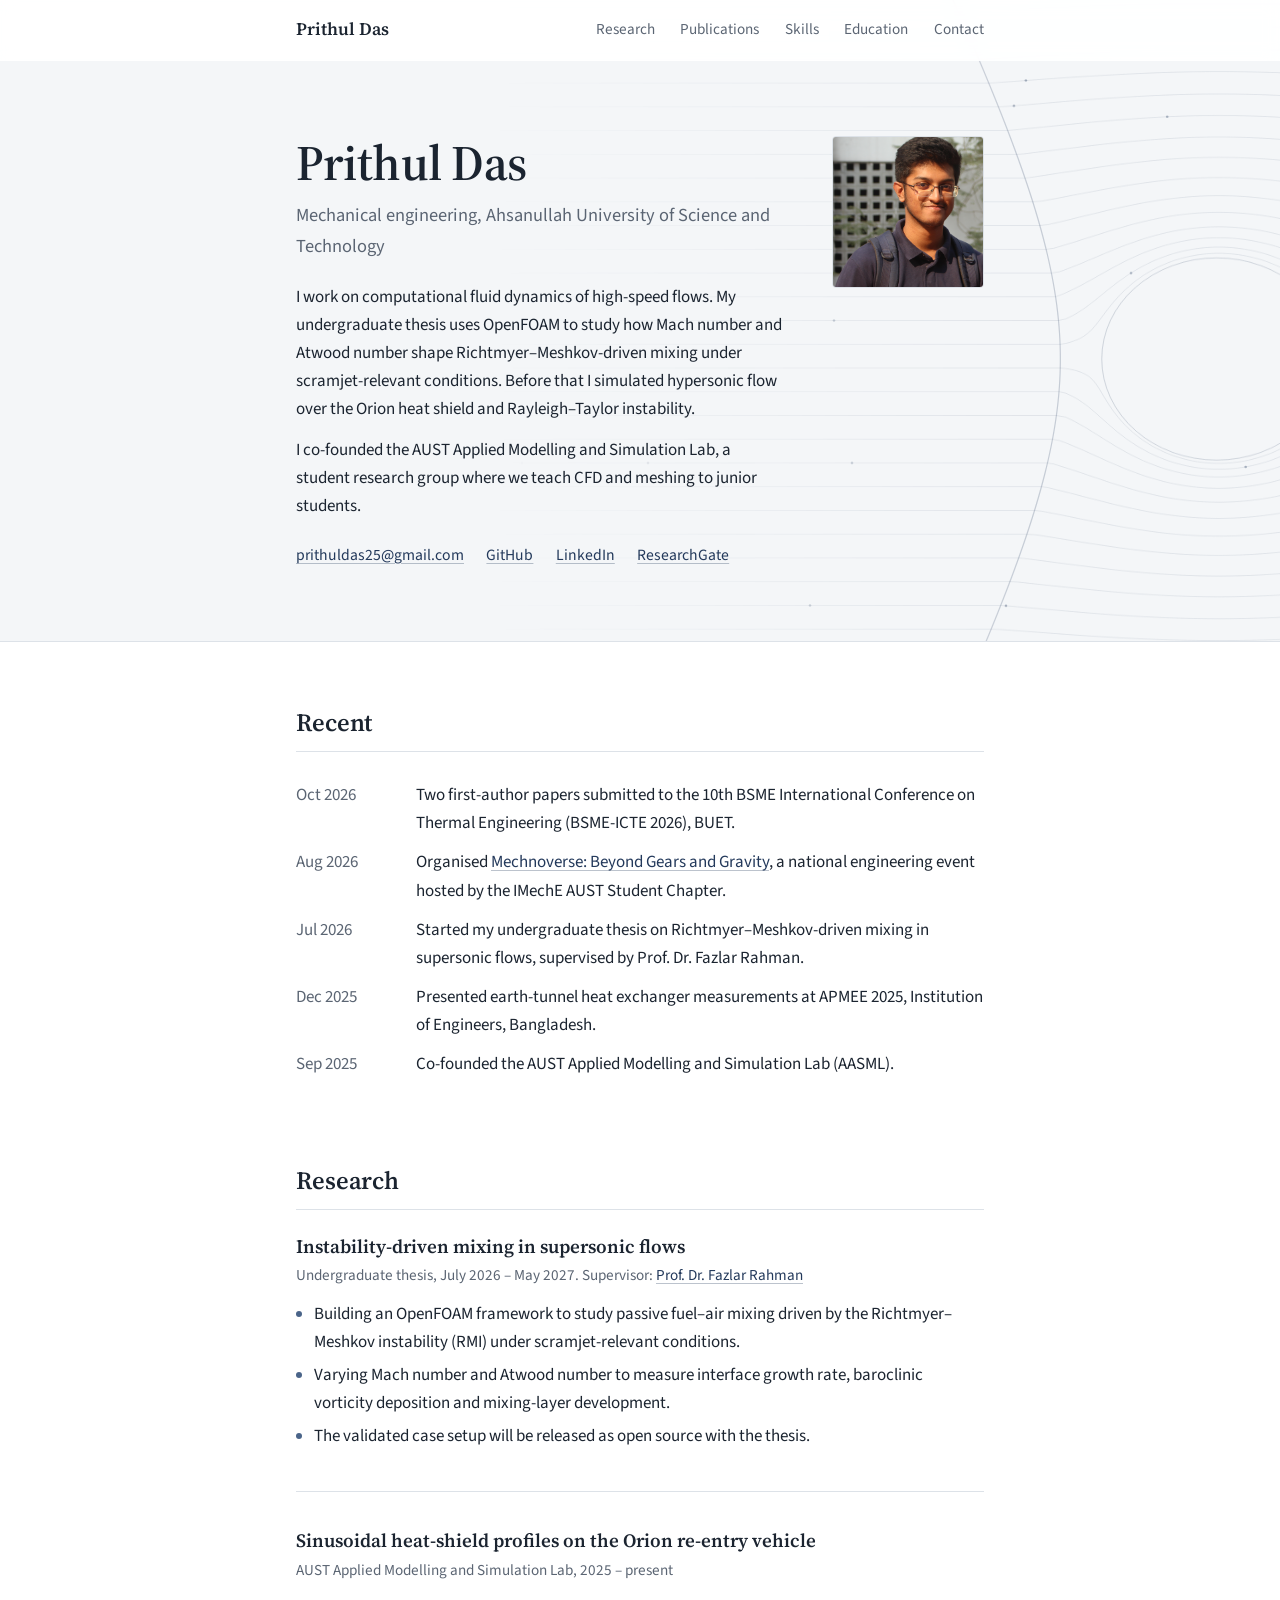
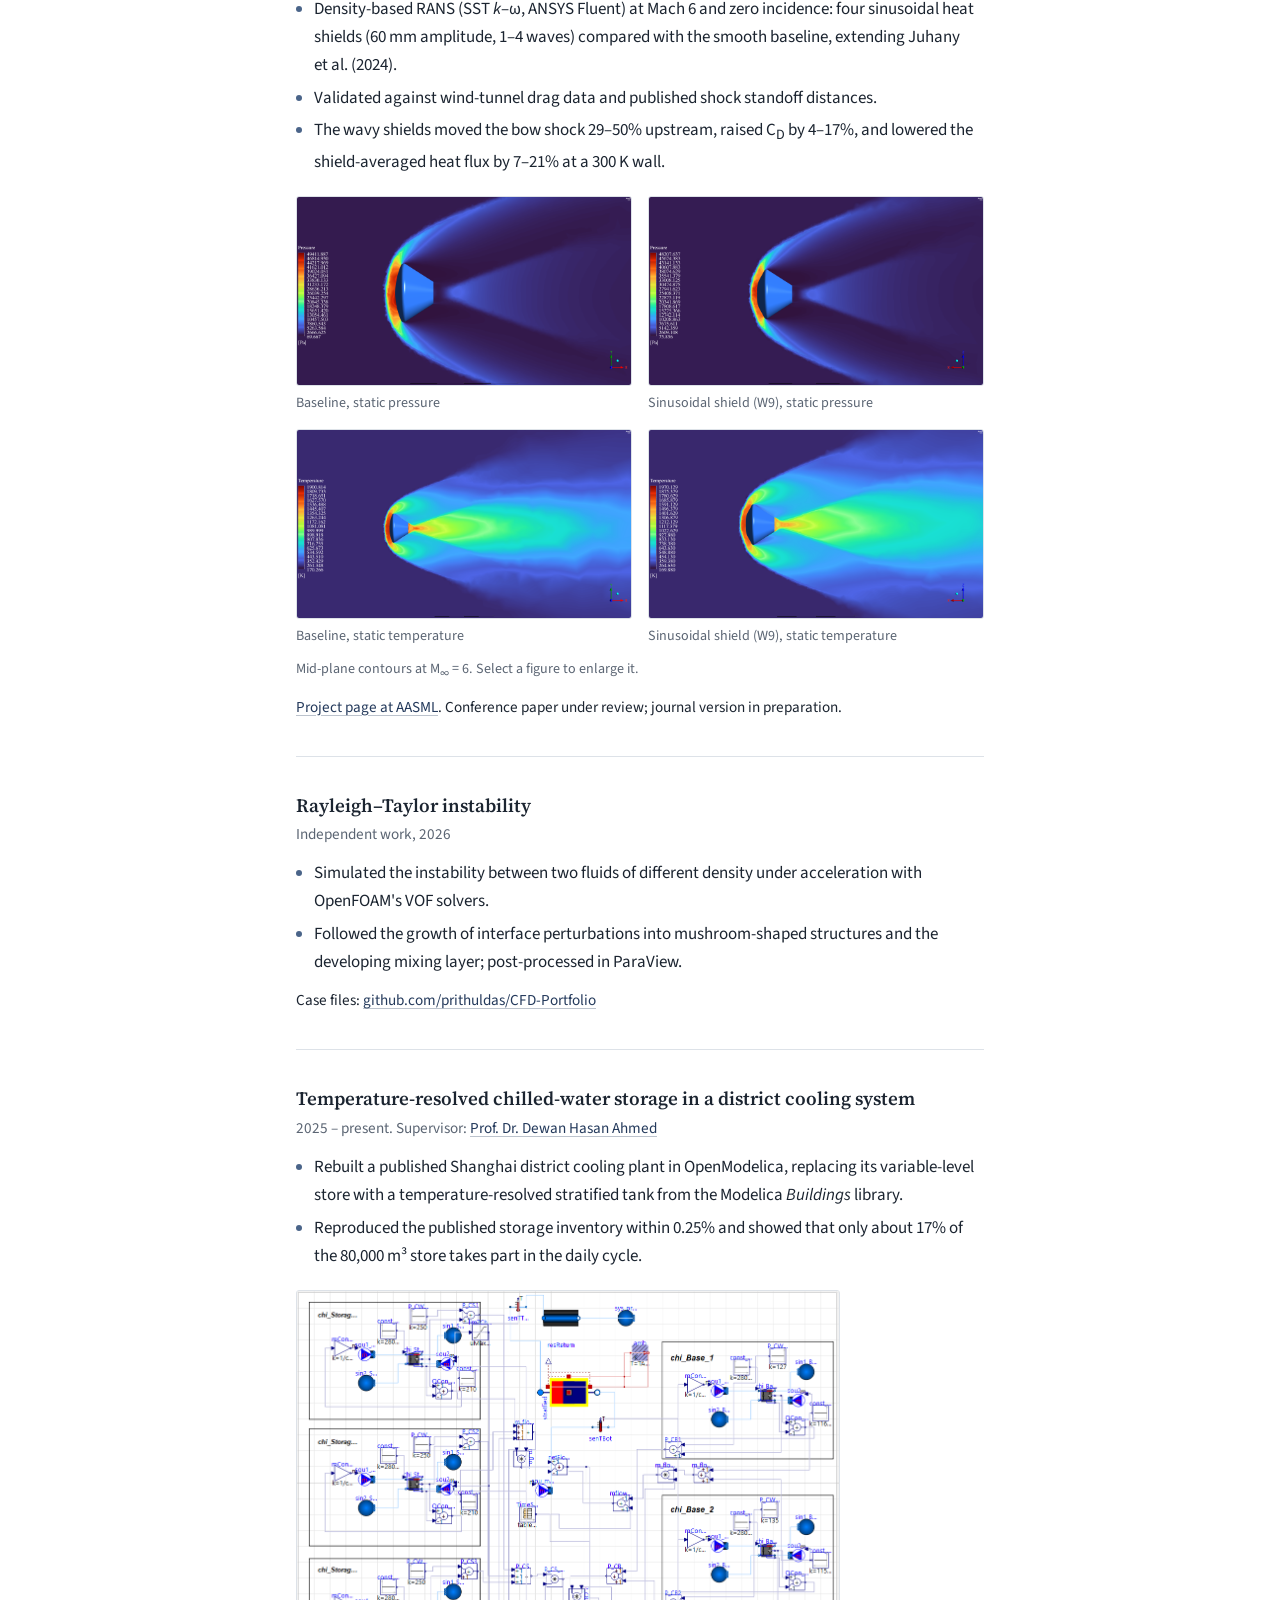
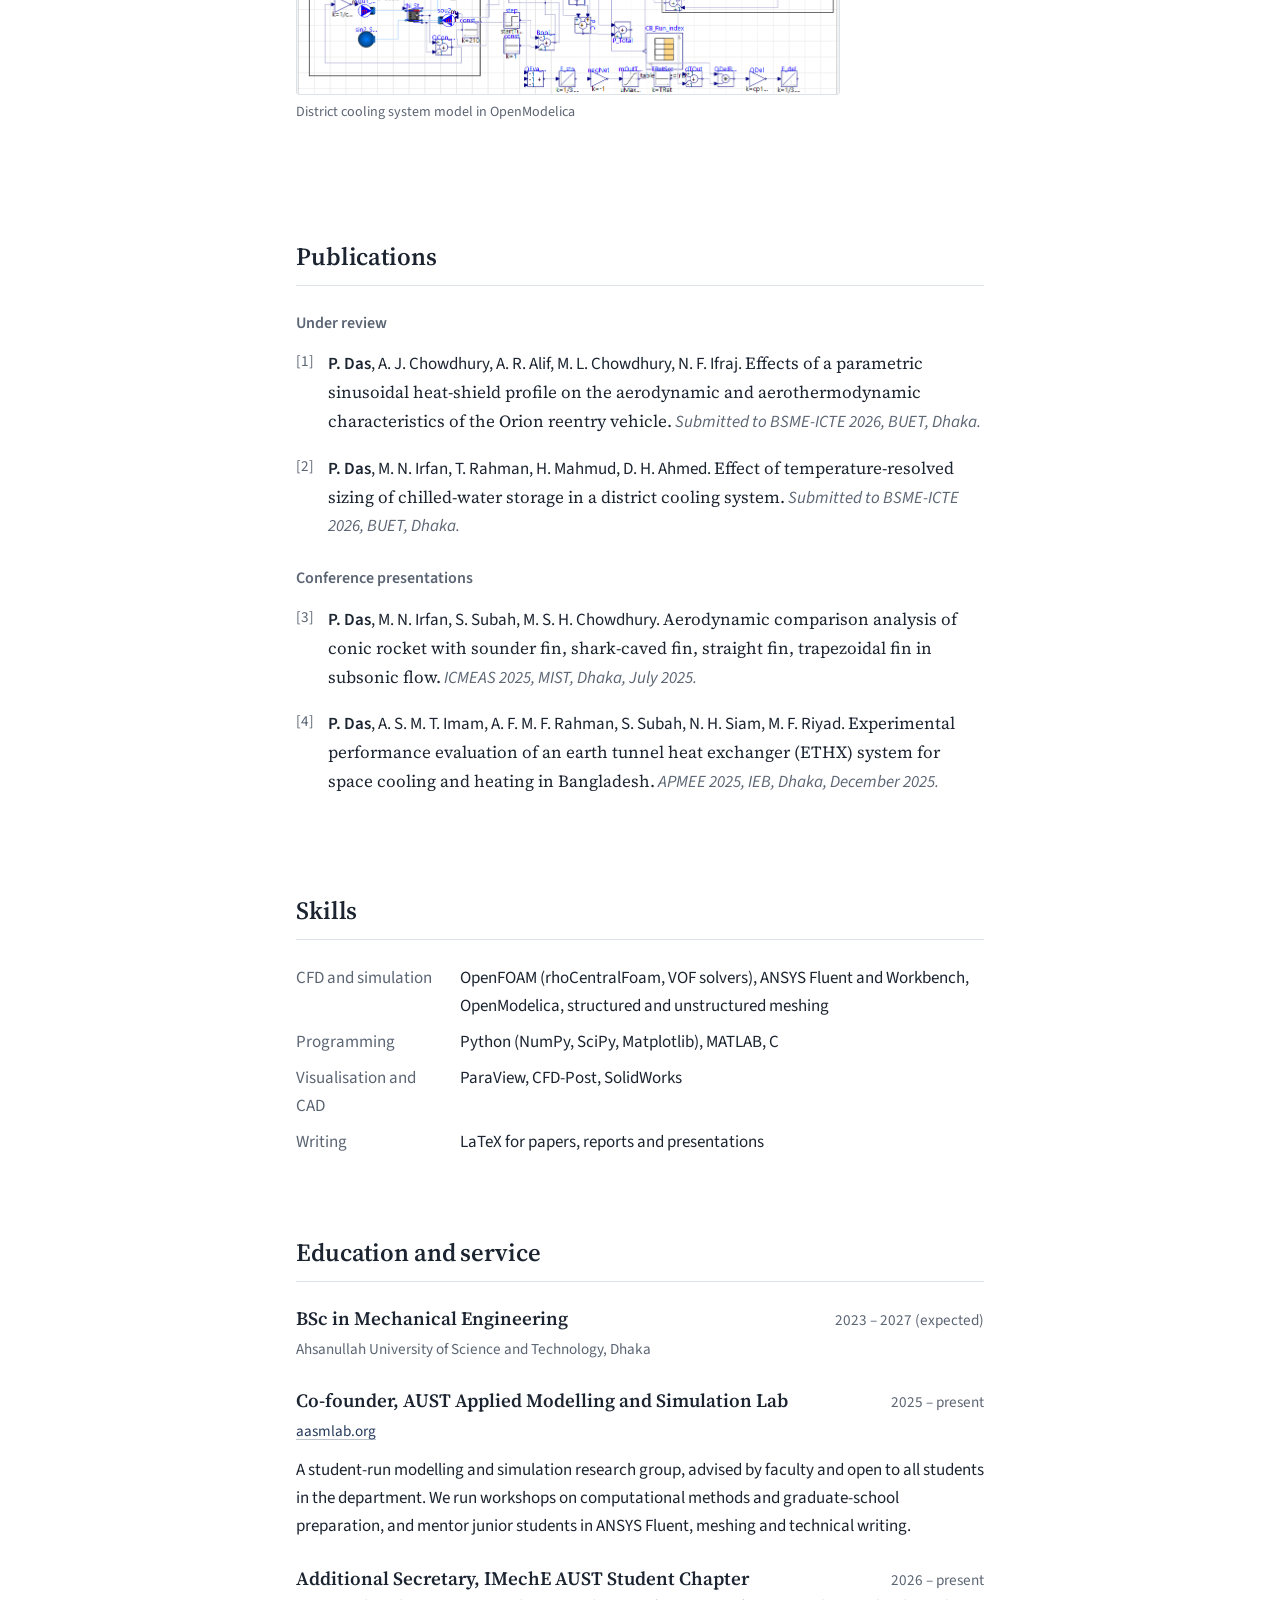
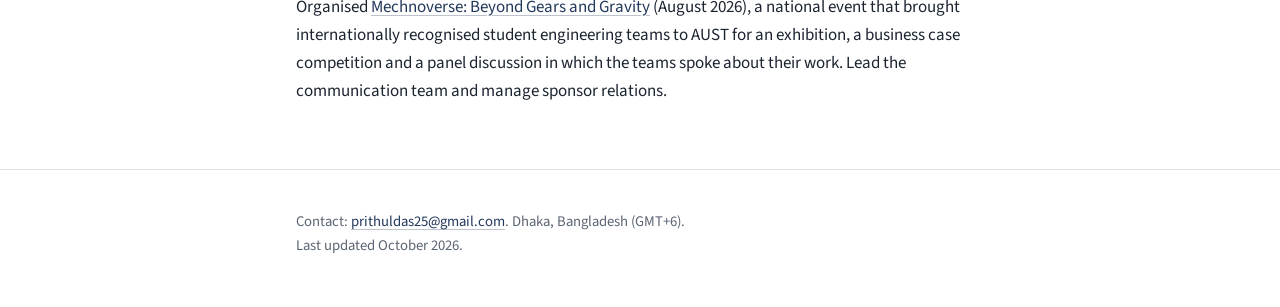
<file: index.html>
<!DOCTYPE html>
<html lang="en">
<head>
<meta charset="UTF-8">
<meta name="viewport" content="width=device-width, initial-scale=1.0">
<meta name="description" content="Prithul Das, mechanical engineering undergraduate at AUST working on computational fluid dynamics of high-speed flows: shock-driven mixing, Richtmyer–Meshkov and Rayleigh–Taylor instabilities, and hypersonic aerothermodynamics.">
<title>Prithul Das · Computational fluid dynamics</title>

<!-- Favicon: the Greek letter phi, drawn as vector shapes (ellipse + vertical stroke)
     on an Oxford-blue tile. Colours: tile %2323395b (= #23395b), letter white. -->
<link rel="icon" type="image/svg+xml" href="data:image/svg+xml,%3Csvg xmlns='http://www.w3.org/2000/svg' viewBox='0 0 64 64'%3E%3Crect width='64' height='64' rx='14' fill='%2323395b'/%3E%3Cellipse cx='32' cy='33' rx='15' ry='12' fill='none' stroke='white' stroke-width='5'/%3E%3Cline x1='32' y1='9' x2='32' y2='56' stroke='white' stroke-width='5' stroke-linecap='round'/%3E%3C/svg%3E">

<link rel="preconnect" href="https://fonts.googleapis.com">
<link rel="preconnect" href="https://fonts.gstatic.com" crossorigin>
<link href="https://fonts.googleapis.com/css2?family=Source+Serif+4:ital,opsz,wght@0,8..60,400;0,8..60,600;1,8..60,400&family=Source+Sans+3:wght@400;500;600&display=swap" rel="stylesheet">

<style>
  :root {
    --paper: #ffffff;
    --wash: #f4f6f8;      /* hero and figure backgrounds */
    --ink: #1b2430;       /* body text, blue-black */
    --muted: #5b6573;     /* secondary text */
    --rule: #dde2e8;      /* hairlines */
    --accent: #23395b;    /* Oxford blue: links, shock line */
    --accent-soft: #4a6489;

    --serif: 'Source Serif 4', Georgia, 'Times New Roman', serif;
    --sans: 'Source Sans 3', system-ui, -apple-system, 'Segoe UI', sans-serif;
    --measure: 46rem;
  }

  *, *::before, *::after { box-sizing: border-box; margin: 0; padding: 0; }
  html { scroll-behavior: smooth; scroll-padding-top: 4.5rem; }
  body {
    font-family: var(--sans); font-size: 1.0625rem; line-height: 1.65;
    color: var(--ink); background: var(--paper);
    -webkit-font-smoothing: antialiased;
  }
  a { color: var(--accent); text-decoration: underline; text-decoration-color: rgba(35,57,91,0.3); text-underline-offset: 3px; transition: text-decoration-color .2s; }
  a:hover { text-decoration-color: var(--accent); }
  a:focus-visible, button:focus-visible { outline: 2px solid var(--accent); outline-offset: 3px; border-radius: 2px; }
  ::selection { background: #d6dfeb; }

  .wrap { max-width: var(--measure); margin: 0 auto; padding: 0 1.5rem; }

  /* ── Navigation ───────────────────────────────────────── */
  nav {
    position: fixed; top: 0; left: 0; right: 0; z-index: 50;
    background: rgba(255,255,255,0.92); backdrop-filter: blur(8px);
    border-bottom: 1px solid transparent; transition: border-color .3s;
  }
  nav.scrolled { border-bottom-color: var(--rule); }
  .nav-inner { display: flex; justify-content: space-between; align-items: center; height: 3.75rem; }
  .nav-name { font-family: var(--serif); font-size: 1.1rem; font-weight: 600; color: var(--ink); text-decoration: none; }
  .nav-links { display: flex; gap: 1.6rem; }
  .nav-links a { font-size: 0.95rem; color: var(--muted); text-decoration: none; }
  .nav-links a:hover { color: var(--ink); }

  /* ── Hero ─────────────────────────────────────────────── */
  .hero {
    position: relative; overflow: hidden;
    background: var(--wash); border-bottom: 1px solid var(--rule);
    padding: 8.5rem 0 4.5rem;
  }
  #flow {
    position: absolute; inset: 0; width: 100%; height: 100%; pointer-events: none;
    -webkit-mask-image: linear-gradient(90deg, transparent 38%, #000 80%);
    mask-image: linear-gradient(90deg, transparent 38%, #000 80%);
  }
  .hero .wrap { position: relative; }
  .hero-grid { display: grid; grid-template-columns: 1fr; gap: 2rem; align-items: start; }
  @media (min-width: 720px) { .hero-grid { grid-template-columns: 1fr 9.5rem; gap: 3rem; } }
  .hero h1 {
    font-family: var(--serif); font-weight: 600; font-size: clamp(2.3rem, 5vw, 3.1rem);
    line-height: 1.1; letter-spacing: -0.01em; margin-bottom: 0.6rem;
  }
  .role { font-size: 1.15rem; color: var(--muted); margin-bottom: 1.4rem; }
  .bio { max-width: 34rem; margin-bottom: 1.4rem; }
  .bio p + p { margin-top: 0.8rem; }
  .status {
    display: inline-block; font-size: 0.95rem; color: var(--accent);
    border-left: 2px solid var(--accent); padding: 0.1rem 0 0.1rem 0.75rem; margin-bottom: 1.6rem;
  }
  .links { display: flex; flex-wrap: wrap; gap: 0.4rem 1.4rem; font-size: 0.98rem; }

  /* Portrait. object-position slides the photo inside the square:
     the second value controls up/down. 50% is centred (the old position);
     smaller values drag the photo DOWN (more space above your head),
     larger values drag it UP. */
  .portrait img {
    width: 9.5rem; height: 9.5rem; object-fit: cover; display: block;
    object-position: 50% 20%;
    border-radius: 4px; border: 1px solid var(--rule); background: #e9edf1;
  }
  @media (max-width: 719px) { .portrait { order: -1; } .portrait img { width: 7rem; height: 7rem; } }

  /* ── Sections ─────────────────────────────────────────── */
  main section { padding: 3.75rem 0 1rem; }
  h2 {
    font-family: var(--serif); font-weight: 600; font-size: 1.55rem; letter-spacing: -0.005em;
    padding-bottom: 0.5rem; margin-bottom: 1.5rem; border-bottom: 1px solid var(--rule);
  }
  h3 { font-family: var(--serif); font-weight: 600; font-size: 1.18rem; line-height: 1.35; }
  .meta { color: var(--muted); font-size: 0.95rem; margin: 0.25rem 0 0.75rem; }

  .news { list-style: none; }
  .news li { display: grid; grid-template-columns: 6.5rem 1fr; gap: 1rem; padding: 0.35rem 0; }
  .news time { color: var(--muted); font-variant-numeric: tabular-nums; }
  @media (max-width: 520px) { .news li { grid-template-columns: 1fr; gap: 0; } }

  .project { padding: 0 0 2.25rem; }
  .project + .project { padding-top: 2.25rem; border-top: 1px solid var(--rule); }
  .project ul { padding-left: 1.15rem; }
  .project li { margin: 0.3rem 0; }
  .project li::marker { color: var(--accent-soft); }
  .project .more { margin-top: 0.75rem; font-size: 0.95rem; }

  figure { margin: 0; }
  .figs { display: grid; grid-template-columns: 1fr; gap: 0.9rem 1rem; margin-top: 1.25rem; }
  @media (min-width: 600px) { .figs { grid-template-columns: 1fr 1fr; } }
  .figs img, .single-fig img {
    width: 100%; height: auto; display: block; background: var(--wash);
    border: 1px solid var(--rule); border-radius: 3px; cursor: zoom-in;
  }
  figcaption { font-size: 0.88rem; color: var(--muted); margin-top: 0.35rem; }
  .fig-note { font-size: 0.88rem; color: var(--muted); margin-top: 0.6rem; }
  .single-fig { margin-top: 1.25rem; max-width: 34rem; }
  .img-missing { display: none !important; }
  .video-fig video { width: 100%; height: auto; display: block; background: var(--wash); border: 1px solid var(--rule); border-radius: 3px; }

  .pubs { list-style: none; counter-reset: pub; }
  .pubs li { position: relative; padding-left: 2rem; margin-bottom: 1.1rem; }
  .pubs li::before { counter-increment: pub; content: "[" counter(pub) "]"; position: absolute; left: 0; color: var(--muted); font-size: 0.95rem; }
  .pub-title { font-family: var(--serif); font-weight: 400; }
  .pub-venue { font-style: italic; color: var(--muted); }
  .pub-group { font-size: 1rem; font-weight: 600; color: var(--muted); margin: 1.6rem 0 0.8rem; }
  .pub-group:first-of-type { margin-top: 0; }
  .me { font-weight: 600; }

  .skills { display: grid; grid-template-columns: 9rem 1fr; gap: 0.5rem 1.25rem; }
  .skills dt { color: var(--muted); }
  @media (max-width: 520px) { .skills { grid-template-columns: 1fr; gap: 0; } .skills dd { margin-bottom: 0.6rem; } }

  .entry { display: flex; justify-content: space-between; gap: 1rem; flex-wrap: wrap; align-items: baseline; }
  .entry .when { color: var(--muted); font-size: 0.95rem; font-variant-numeric: tabular-nums; }
  .entry-block + .entry-block { margin-top: 1.6rem; }

  footer { margin-top: 3rem; padding: 2.5rem 0 3rem; border-top: 1px solid var(--rule); color: var(--muted); font-size: 0.92rem; }

  /* Single page-load moment: the hero text settles in once. */
  .hero-text > * { opacity: 0; transform: translateY(6px); animation: settle .7s ease-out forwards; }
  .hero-text > *:nth-child(2) { animation-delay: .06s; }
  .hero-text > *:nth-child(3) { animation-delay: .12s; }
  .hero-text > *:nth-child(4) { animation-delay: .18s; }
  .hero-text > *:nth-child(5) { animation-delay: .24s; }
  @keyframes settle { to { opacity: 1; transform: none; } }

  .lightbox { position: fixed; inset: 0; z-index: 100; display: none; align-items: center; justify-content: center; background: rgba(27,36,48,0.86); padding: 2rem; cursor: zoom-out; }
  .lightbox.open { display: flex; }
  .lightbox img { max-width: 100%; max-height: 100%; background: #fff; border-radius: 3px; }

  @media (max-width: 640px) { .nav-links { display: none; } .hero { padding-top: 6.5rem; } }
  @media (prefers-reduced-motion: reduce) {
    html { scroll-behavior: auto; }
    .hero-text > * { animation: none; opacity: 1; transform: none; }
  }
</style>
</head>
<body>

<nav id="nav">
  <div class="wrap nav-inner">
    <a class="nav-name" href="#top">Prithul Das</a>
    <div class="nav-links">
      <a href="#research">Research</a>
      <a href="#publications">Publications</a>
      <a href="#skills">Skills</a>
      <a href="#education">Education</a>
      <a href="#contact">Contact</a>
    </div>
  </div>
</nav>

<header class="hero" id="top">
  <canvas id="flow" aria-hidden="true"></canvas>
  <div class="wrap">
    <div class="hero-grid">
      <div class="hero-text">
        <h1>Prithul Das</h1>
        <p class="role">Mechanical engineering, Ahsanullah University of Science and Technology</p>
        <div class="bio">
          <p>I work on computational fluid dynamics of high-speed flows. My undergraduate thesis uses OpenFOAM to study how Mach number and Atwood number shape Richtmyer–Meshkov-driven mixing under scramjet-relevant conditions. Before that I simulated hypersonic flow over the Orion heat shield and Rayleigh–Taylor instability.</p>
          <p>I co-founded the AUST Applied Modelling and Simulation Lab, a student research group where we teach CFD and meshing to junior students.</p>
        </div>
        <p class="links">
          <a href="mailto:prithuldas25@gmail.com">prithuldas25@gmail.com</a>
          <a href="https://github.com/prithuldas" target="_blank" rel="noopener">GitHub</a>
          <a href="https://linkedin.com/in/prithuldas" target="_blank" rel="noopener">LinkedIn</a>
          <a href="https://www.researchgate.net/profile/Prithul-Das" target="_blank" rel="noopener">ResearchGate</a>
        </p>
      </div>
      <div class="portrait">
        <img src="196853.png" alt="Portrait of Prithul Das" onerror="this.style.display='none'">
      </div>
    </div>
  </div>
</header>

<main class="wrap">

  <section id="recent" aria-labelledby="recent-h">
    <h2 id="recent-h">Recent</h2>
    <ul class="news">
      <li><time>Oct 2026</time><span>Two first-author papers submitted to the 10th BSME International Conference on Thermal Engineering (BSME-ICTE 2026), BUET.</span></li>
      <li><time>Aug 2026</time><span>Organised <a href="https://www.facebook.com/share/p/1DuYH6hJbx/" target="_blank" rel="noopener">Mechnoverse: Beyond Gears and Gravity</a>, a national engineering event hosted by the IMechE AUST Student Chapter.</span></li>
      <li><time>Jul 2026</time><span>Started my undergraduate thesis on Richtmyer–Meshkov-driven mixing in supersonic flows, supervised by Prof. Dr. Fazlar Rahman.</span></li>
      <li><time>Dec 2025</time><span>Presented earth-tunnel heat exchanger measurements at APMEE 2025, Institution of Engineers, Bangladesh.</span></li>
      <li><time>Sep 2025</time><span>Co-founded the AUST Applied Modelling and Simulation Lab (AASML).</span></li>
    </ul>
  </section>

  <section id="research" aria-labelledby="research-h">
    <h2 id="research-h">Research</h2>

    <article class="project">
      <h3>Instability-driven mixing in supersonic flows</h3>
      <p class="meta">Undergraduate thesis, July 2026 – May 2027. Supervisor: <a href="https://www.aust.edu/mpe/faculty_member/dr_fazlar_rahman" target="_blank" rel="noopener">Prof. Dr. Fazlar Rahman</a></p>
      <ul>
        <li>Building an OpenFOAM framework to study passive fuel–air mixing driven by the Richtmyer–Meshkov instability (RMI) under scramjet-relevant conditions.</li>
        <li>Varying Mach number and Atwood number to measure interface growth rate, baroclinic vorticity deposition and mixing-layer development.</li>
        <li>The validated case setup will be released as open source with the thesis.</li>
      </ul>
      <figure class="single-fig video-fig">
        <video id="rmi-video" src="rmi_rho%20(singlemode).mp4" muted loop playsinline controls preload="metadata"
               aria-label="Simulation of single-mode Richtmyer–Meshkov instability: density field as a shock passes a perturbed interface"></video>
        <figcaption>Single-mode Richtmyer–Meshkov instability, density field (OpenFOAM)</figcaption>
      </figure>
    </article>

    <article class="project">
      <h3>Sinusoidal heat-shield profiles on the Orion re-entry vehicle</h3>
      <p class="meta">AUST Applied Modelling and Simulation Lab, 2025 – present</p>
      <ul>
        <li>Density-based RANS (SST <em>k</em>–ω, ANSYS Fluent) at Mach 6 and zero incidence: four sinusoidal heat shields (60&nbsp;mm amplitude, 1–4 waves) compared with the smooth baseline, extending Juhany et&nbsp;al. (2024).</li>
        <li>Validated against wind-tunnel drag data and published shock standoff distances.</li>
        <li>The wavy shields moved the bow shock 29–50% upstream, raised C<sub>D</sub> by 4–17%, and lowered the shield-averaged heat flux by 7–21% at a 300&nbsp;K wall.</li>
      </ul>
      <div class="figs">
        <figure><img data-src="baseline_p" alt="Static pressure contour, smooth baseline heat shield" data-zoom><figcaption>Baseline, static pressure</figcaption></figure>
        <figure><img data-src="w9_p" alt="Static pressure contour, sinusoidal heat shield W9" data-zoom><figcaption>Sinusoidal shield (W9), static pressure</figcaption></figure>
        <figure><img data-src="baseline_t" alt="Static temperature contour, smooth baseline heat shield" data-zoom><figcaption>Baseline, static temperature</figcaption></figure>
        <figure><img data-src="w9_T" alt="Static temperature contour, sinusoidal heat shield W9" data-zoom><figcaption>Sinusoidal shield (W9), static temperature</figcaption></figure>
      </div>
      <p class="fig-note">Mid-plane contours at M<sub>∞</sub>&nbsp;=&nbsp;6. Select a figure to enlarge it.</p>
      <p class="more"><a href="https://www.aasmlab.org/research/research-groups/nextgen-energy-systems-group/atmospheric-re-entry-vehicle" target="_blank" rel="noopener">Project page at AASML</a>. Conference paper under review; journal version in preparation.</p>
    </article>

    <article class="project">
      <h3>Rayleigh–Taylor instability</h3>
      <p class="meta">Independent work, 2026</p>
      <ul>
        <li>Simulated the instability between two fluids of different density under acceleration with OpenFOAM's VOF solvers.</li>
        <li>Followed the growth of interface perturbations into mushroom-shaped structures and the developing mixing layer; post-processed in ParaView.</li>
      </ul>
      <figure class="single-fig video-fig">
        <video id="rti-video" src="RTI.mp4" muted loop playsinline controls preload="metadata"
               aria-label="Simulation of Rayleigh–Taylor instability: interface perturbations growing into mushroom-shaped structures"></video>
        <figcaption>Rayleigh–Taylor instability simulated with OpenFOAM's VOF solver</figcaption>
      </figure>
      <p class="more">Case files: <a href="https://github.com/prithuldas/CFD-Portfolio" target="_blank" rel="noopener">github.com/prithuldas/CFD-Portfolio</a></p>
    </article>

    <article class="project">
      <h3>Temperature-resolved chilled-water storage in a district cooling system</h3>
      <p class="meta">2025 – present. Supervisor: <a href="https://www.aust.edu/mpe/faculty_member/dr_dewan_hasan_ahmed" target="_blank" rel="noopener">Prof. Dr. Dewan Hasan Ahmed</a></p>
      <ul>
        <li>Rebuilt a published Shanghai district cooling plant in OpenModelica, replacing its variable-level store with a temperature-resolved stratified tank from the Modelica <em>Buildings</em> library.</li>
        <li>Reproduced the published storage inventory within 0.25% and showed that only about 17% of the 80,000&nbsp;m³ store takes part in the daily cycle.</li>
      </ul>
      <figure class="single-fig">
        <img data-src="DCS01" alt="District cooling system model and results" data-zoom>
        <!-- EDIT THIS CAPTION to describe what DCS01 shows -->
        <figcaption>District cooling system model in OpenModelica</figcaption>
      </figure>
    </article>
  </section>

  <section id="publications" aria-labelledby="pubs-h">
    <h2 id="pubs-h">Publications</h2>

    <p class="pub-group">Under review</p>
    <ol class="pubs">
      <li><span class="me">P. Das</span>, A.&nbsp;J. Chowdhury, A.&nbsp;R. Alif, M.&nbsp;L. Chowdhury, N.&nbsp;F. Ifraj. <span class="pub-title">Effects of a parametric sinusoidal heat-shield profile on the aerodynamic and aerothermodynamic characteristics of the Orion reentry vehicle.</span> <span class="pub-venue">Submitted to BSME-ICTE 2026, BUET, Dhaka.</span></li>
      <li><span class="me">P. Das</span>, M.&nbsp;N. Irfan, T. Rahman, H. Mahmud, D.&nbsp;H. Ahmed. <span class="pub-title">Effect of temperature-resolved sizing of chilled-water storage in a district cooling system.</span> <span class="pub-venue">Submitted to BSME-ICTE 2026, BUET, Dhaka.</span></li>
    </ol>

    <p class="pub-group">Conference presentations</p>
    <ol class="pubs" start="3" style="counter-reset: pub 2;">
      <li><span class="me">P. Das</span>, M.&nbsp;N. Irfan, S. Subah, M.&nbsp;S.&nbsp;H. Chowdhury. <span class="pub-title">Aerodynamic comparison analysis of conic rocket with sounder fin, shark-caved fin, straight fin, trapezoidal fin in subsonic flow.</span> <span class="pub-venue">ICMEAS 2025, MIST, Dhaka, July 2025.</span></li>
      <li><span class="me">P. Das</span>, A.&nbsp;S.&nbsp;M.&nbsp;T. Imam, A.&nbsp;F.&nbsp;M.&nbsp;F. Rahman, S. Subah, N.&nbsp;H. Siam, M.&nbsp;F. Riyad. <span class="pub-title">Experimental performance evaluation of an earth tunnel heat exchanger (ETHX) system for space cooling and heating in Bangladesh.</span> <span class="pub-venue">APMEE 2025, IEB, Dhaka, December 2025.</span></li>
    </ol>
  </section>

  <section id="skills" aria-labelledby="skills-h">
    <h2 id="skills-h">Skills</h2>
    <dl class="skills">
      <dt>CFD and simulation</dt><dd>OpenFOAM (rhoCentralFoam, VOF solvers), ANSYS Fluent and Workbench, OpenModelica, structured and unstructured meshing</dd>
      <dt>Programming</dt><dd>Python (NumPy, SciPy, Matplotlib), MATLAB, C</dd>
      <dt>Visualisation and CAD</dt><dd>ParaView, CFD-Post, SolidWorks</dd>
      <dt>Writing</dt><dd>LaTeX for papers, reports and presentations</dd>
    </dl>
  </section>

  <section id="education" aria-labelledby="edu-h">
    <h2 id="edu-h">Education and service</h2>
    <div class="entry-block">
      <div class="entry"><h3>BSc in Mechanical Engineering</h3><span class="when">2023 – 2027 (expected)</span></div>
      <p class="meta">Ahsanullah University of Science and Technology, Dhaka</p>
    </div>
    <div class="entry-block">
      <div class="entry"><h3>Co-founder, AUST Applied Modelling and Simulation Lab</h3><span class="when">2025 – present</span></div>
      <p class="meta"><a href="https://www.aasmlab.org/" target="_blank" rel="noopener">aasmlab.org</a></p>
      <p>A student-run modelling and simulation research group, advised by faculty and open to all students in the department. We run workshops on computational methods and graduate-school preparation, and mentor junior students in ANSYS Fluent, meshing and technical writing.</p>
    </div>
    <div class="entry-block">
      <div class="entry"><h3>Additional Secretary, IMechE AUST Student Chapter</h3><span class="when">2026 – present</span></div>
      <p>Organised <a href="https://www.facebook.com/share/p/1DuYH6hJbx/" target="_blank" rel="noopener">Mechnoverse: Beyond Gears and Gravity</a> (August 2026), a national event that brought internationally recognised student engineering teams to AUST for an exhibition, a business case competition and a panel discussion in which the teams spoke about their work. Lead the communication team and manage sponsor relations.</p>
    </div>
  </section>

</main>

<footer id="contact">
  <div class="wrap">
    <p>Contact: <a href="mailto:prithuldas25@gmail.com">prithuldas25@gmail.com</a>. Dhaka, Bangladesh (GMT+6).</p>
    <p>Last updated October 2026.</p>
  </div>
</footer>

<div class="lightbox" id="lightbox" role="dialog" aria-label="Enlarged figure"><img alt=""></div>

<script>
  // Nav hairline appears once the page scrolls.
  const nav = document.getElementById('nav');
  addEventListener('scroll', () => nav.classList.toggle('scrolled', scrollY > 8), { passive: true });

  // Images sit next to index.html; try .png, then .jpg, then .jpeg; hide if none exists.
  const EXTS = ['.png', '.jpg', '.jpeg'];
  function loadImg(el, name) {
    let i = 0;
    el.onerror = () => {
      i++;
      if (i < EXTS.length) el.src = encodeURI(name + EXTS[i]);
      else { el.onerror = null; el.closest('figure').classList.add('img-missing'); }
    };
    el.src = encodeURI(name + EXTS[0]);
  }
  document.querySelectorAll('img[data-src]').forEach(el => loadImg(el, el.dataset.src));

  // RTI video: plays (muted) only while on screen; hidden if the file is missing.
  const vid = document.getElementById('rti-video');
  if (vid) {
    vid.addEventListener('error', () => vid.closest('figure').classList.add('img-missing'));
    if (!matchMedia('(prefers-reduced-motion: reduce)').matches && 'IntersectionObserver' in window) {
      new IntersectionObserver(([e]) => { e.isIntersecting ? vid.play().catch(() => {}) : vid.pause(); },
                               { threshold: 0.5 }).observe(vid);
    }
  }

  // RMI video: same behaviour as the RTI video.
  const rmiVid = document.getElementById('rmi-video');
  if (rmiVid) {
    rmiVid.addEventListener('error', () => rmiVid.closest('figure').classList.add('img-missing'));
    if (!matchMedia('(prefers-reduced-motion: reduce)').matches && 'IntersectionObserver' in window) {
      new IntersectionObserver(([e]) => { e.isIntersecting ? rmiVid.play().catch(() => {}) : rmiVid.pause(); },
                               { threshold: 0.5 }).observe(rmiVid);
    }
  }

  // Lightbox.
  const lb = document.getElementById('lightbox');
  document.addEventListener('click', e => {
    const t = e.target;
    if (t.matches('img[data-zoom]') && t.src) { lb.firstElementChild.src = t.src; lb.firstElementChild.alt = t.alt; lb.classList.add('open'); }
    else if (lb.contains(t)) lb.classList.remove('open');
  });
  addEventListener('keydown', e => { if (e.key === 'Escape') lb.classList.remove('open'); });

  // Hero background: faint streamlines past a blunt body with a detached bow shock.
  // Upstream of the shock the streamlines are straight; behind it they follow the
  // potential flow around the body. Lines draw in once; a few tracers then drift slowly.
  (function () {
    const cv = document.getElementById('flow');
    const ctx = cv.getContext('2d');
    const still = matchMedia('(prefers-reduced-motion: reduce)').matches;
    let W, H, dpr, lines = [], shock = [], tracers = [], body, t0 = null;

    function build() {
      dpr = Math.min(devicePixelRatio || 1, 2);
      W = cv.clientWidth; H = cv.clientHeight;
      cv.width = W * dpr; cv.height = H * dpr;
      ctx.setTransform(dpr, 0, 0, dpr, 0, 0);

      const wide = W >= 720;
      const R = Math.min(H * 0.16, wide ? 115 : 60);
      body = { x: wide ? W - R * 0.55 : W + R * 0.45, y: H * 0.56, R };
      const standoff = R * 0.36, curv = R * 2, slope = 0.45;
      const shockX = y => {
        const s = (y - body.y) / curv;
        return body.x - R - standoff - curv * slope * (Math.sqrt(1 + s * s) - 1);
      };

      const vel = (x, y) => {               // potential flow past a cylinder (doublet + uniform)
        const dx = x - body.x, dy = y - body.y, r2 = dx * dx + dy * dy, R2 = R * R;
        const u = 1 - R2 * (dx * dx - dy * dy) / (r2 * r2);
        const v = -2 * R2 * dx * dy / (r2 * r2);
        return [u, v];
      };

      lines = [];
      const n = wide ? 26 : 16;
      for (let k = 0; k <= n; k++) {
        const y0 = (k + 0.5) * H / (n + 1);
        if (Math.abs(y0 - body.y) < R * 0.08) continue;
        const pts = [[0, y0]];
        let x = 0, y = y0;
        const xs = shockX(y0);
        while (x < xs && x < W) { x += 6; pts.push([Math.min(x, xs), y]); }
        for (let i = 0; i < 900 && x < W + 10; i++) {
          const [u, v] = vel(x, y), m = Math.hypot(u, v) || 1;
          x += 4 * u / m; y += 4 * v / m;
          if (Math.hypot(x - body.x, y - body.y) < R * 1.02) break;
          pts.push([x, y]);
        }
        lines.push(pts);
      }
      shock = [];
      for (let y = -20; y <= H + 20; y += 4) shock.push([shockX(y), y]);

      tracers = still ? [] : Array.from({ length: wide ? 14 : 8 }, () => ({
        line: Math.floor(Math.random() * lines.length), s: Math.random(), speed: 0.00025 + Math.random() * 0.0002
      }));
    }

    function path(pts, frac) {
      const last = Math.max(1, Math.floor(pts.length * frac));
      ctx.beginPath(); ctx.moveTo(pts[0][0], pts[0][1]);
      for (let i = 1; i < last; i++) ctx.lineTo(pts[i][0], pts[i][1]);
      ctx.stroke();
    }

    function draw(ts) {
      if (t0 === null) t0 = ts;
      const frac = still ? 1 : Math.min(1, (ts - t0) / 1800);
      const ease = 1 - Math.pow(1 - frac, 3);
      ctx.clearRect(0, 0, W, H);

      ctx.lineWidth = 1;
      ctx.strokeStyle = 'rgba(35,57,91,0.09)';
      lines.forEach(p => path(p, ease));

      ctx.strokeStyle = `rgba(35,57,91,${0.22 * ease})`;
      ctx.lineWidth = 1.2;
      path(shock, 1);

      ctx.beginPath(); ctx.arc(body.x, body.y, body.R, 0, Math.PI * 2);
      ctx.fillStyle = '#f4f6f8'; ctx.fill();
      ctx.strokeStyle = `rgba(35,57,91,${0.18 * ease})`; ctx.lineWidth = 1; ctx.stroke();

      if (frac >= 1) {
        ctx.fillStyle = 'rgba(35,57,91,0.35)';
        tracers.forEach(tr => {
          tr.s += tr.speed; if (tr.s > 1) { tr.s = 0; tr.line = Math.floor(Math.random() * lines.length); }
          const p = lines[tr.line], q = p[Math.floor(tr.s * (p.length - 1))];
          ctx.beginPath(); ctx.arc(q[0], q[1], 1.3, 0, Math.PI * 2); ctx.fill();
        });
      }
      if (!still) requestAnimationFrame(draw);
    }

    build();
    let rt; addEventListener('resize', () => { clearTimeout(rt); rt = setTimeout(() => { build(); if (still) draw(0); }, 150); });
    requestAnimationFrame(draw);
  })();
</script>
</body>
</html>
</file>
